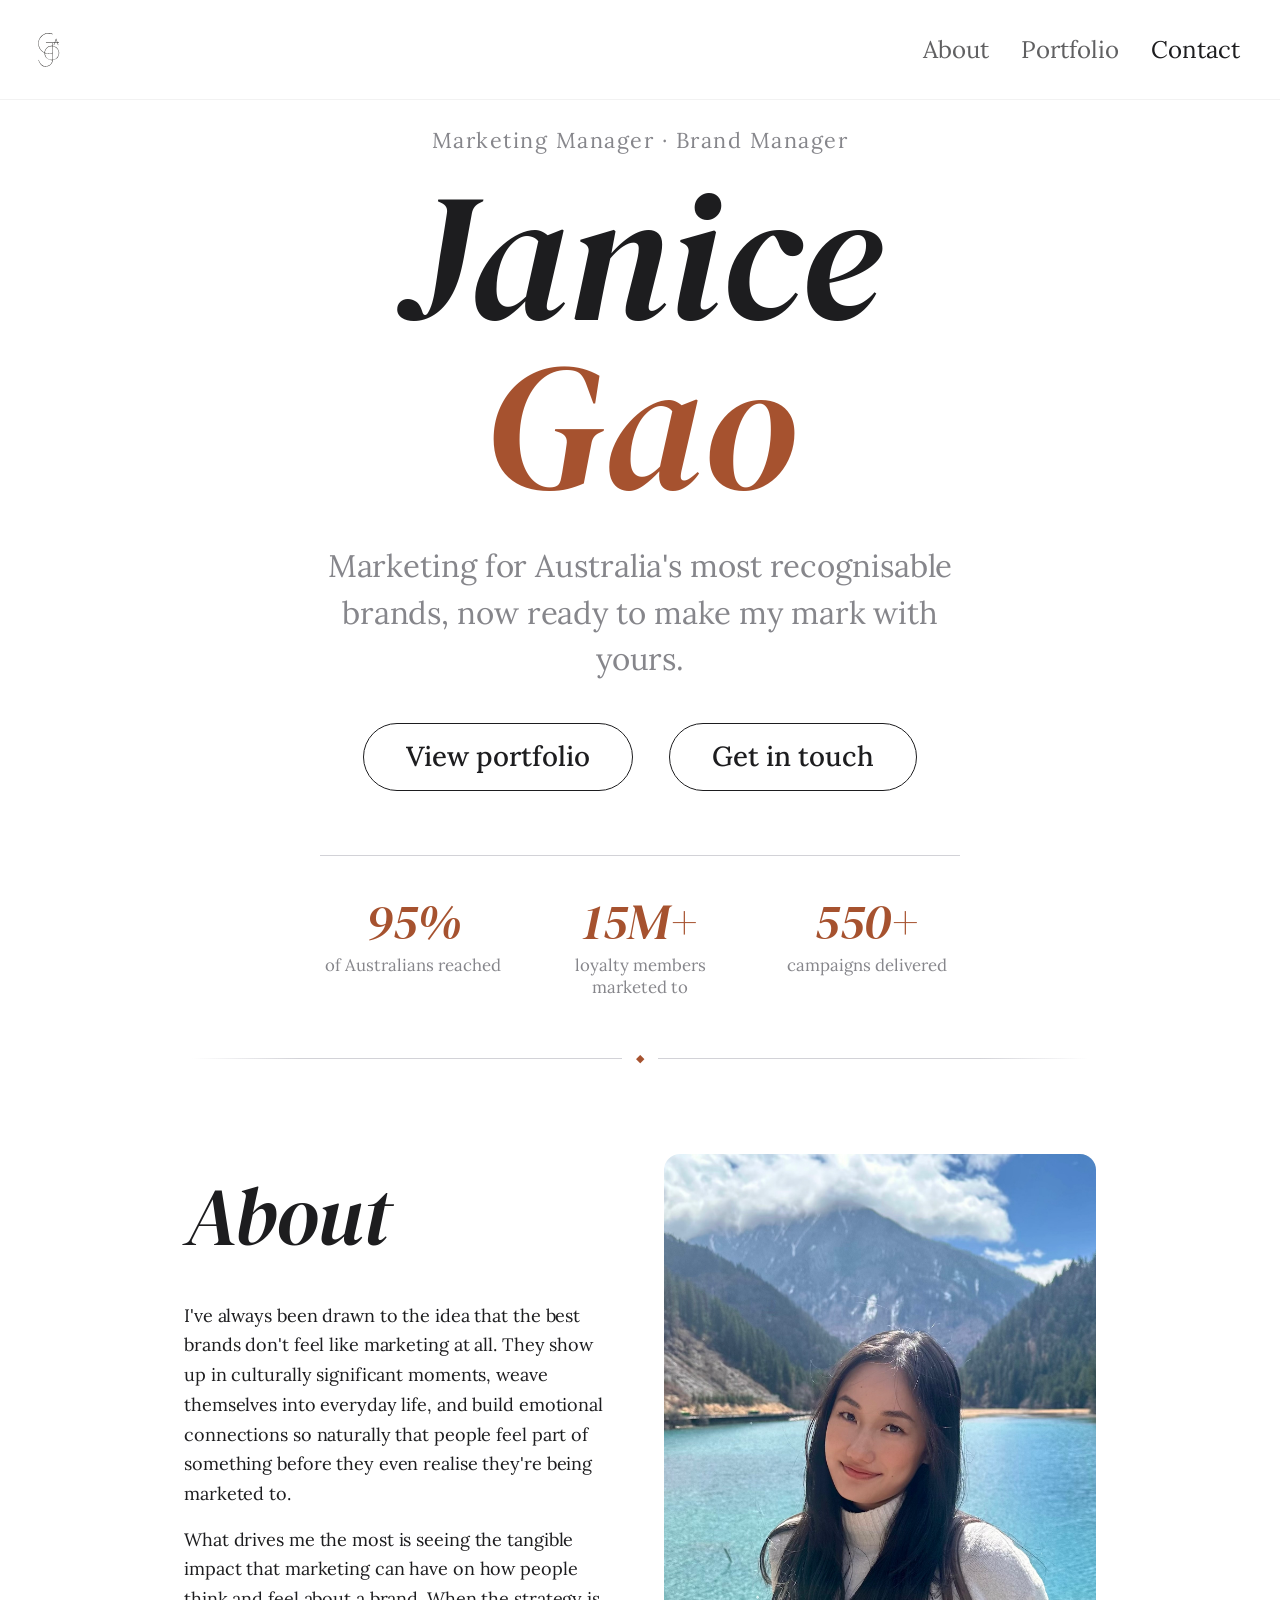
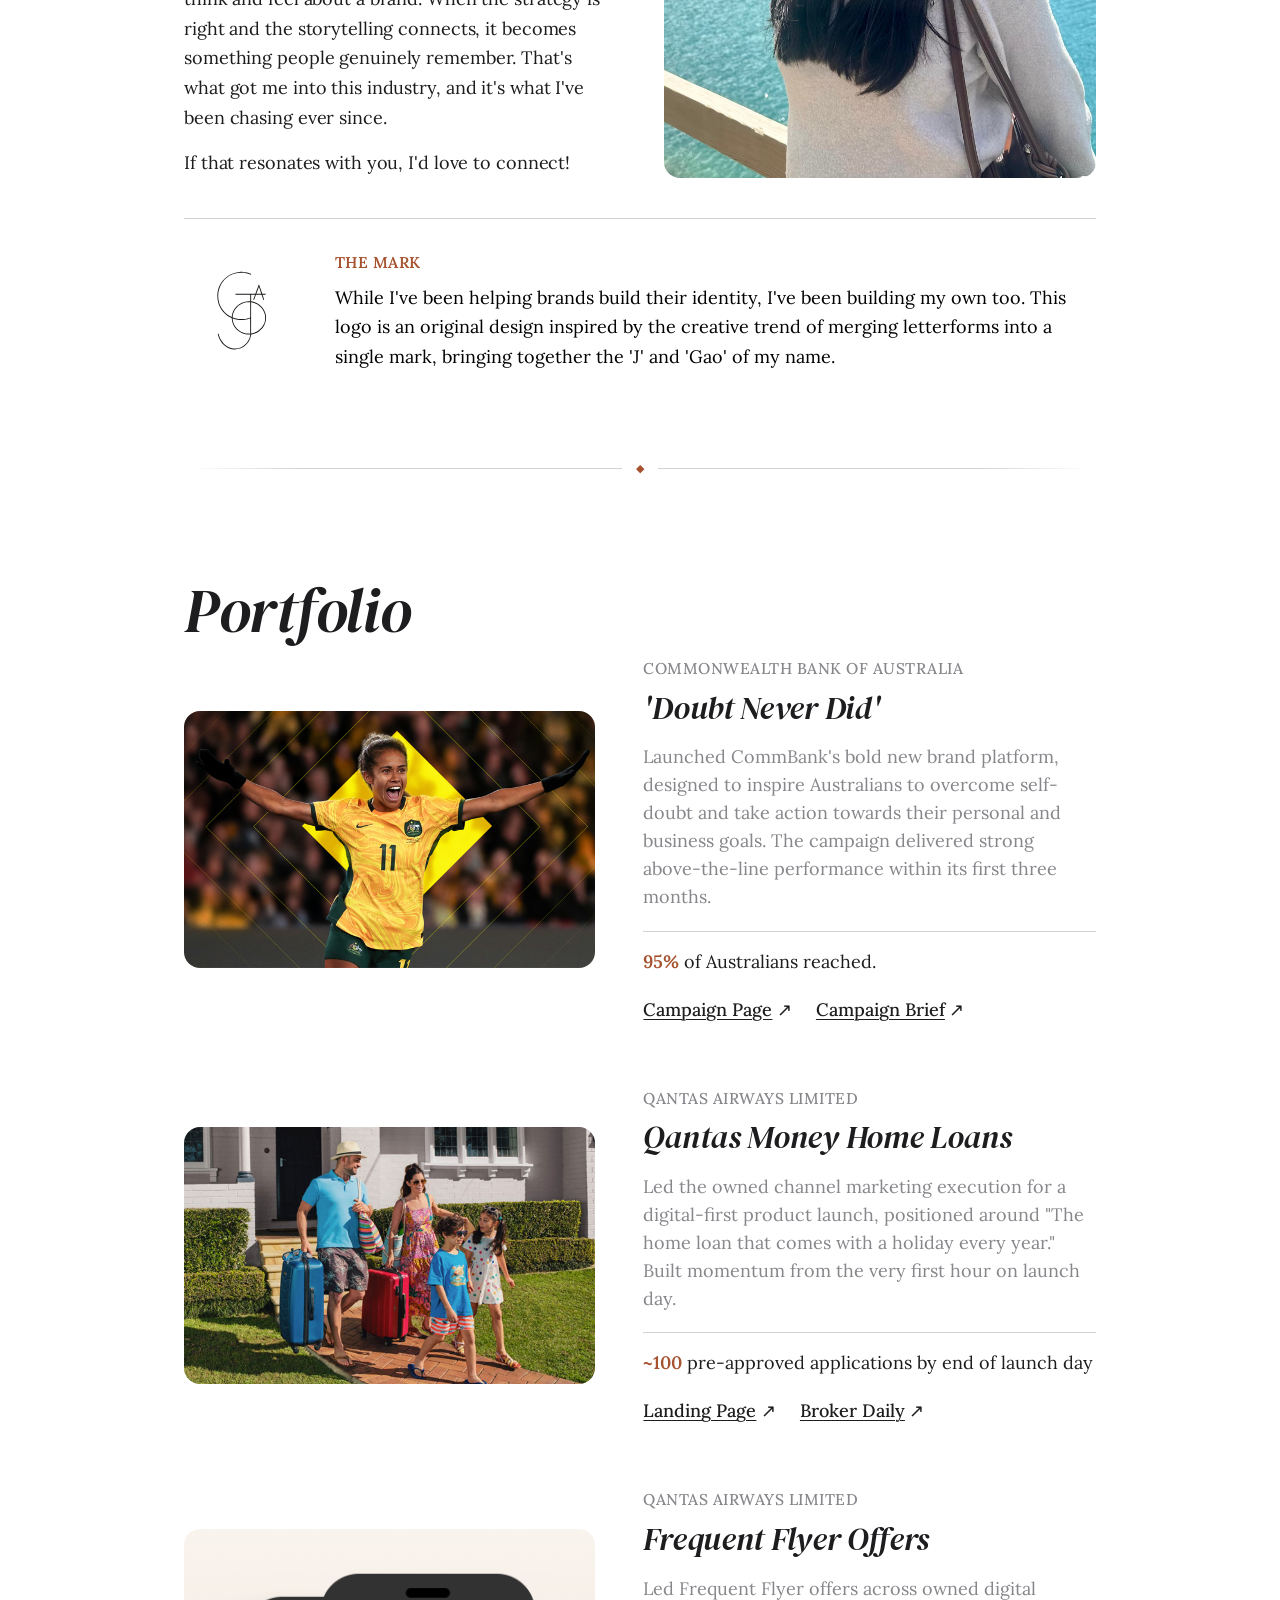
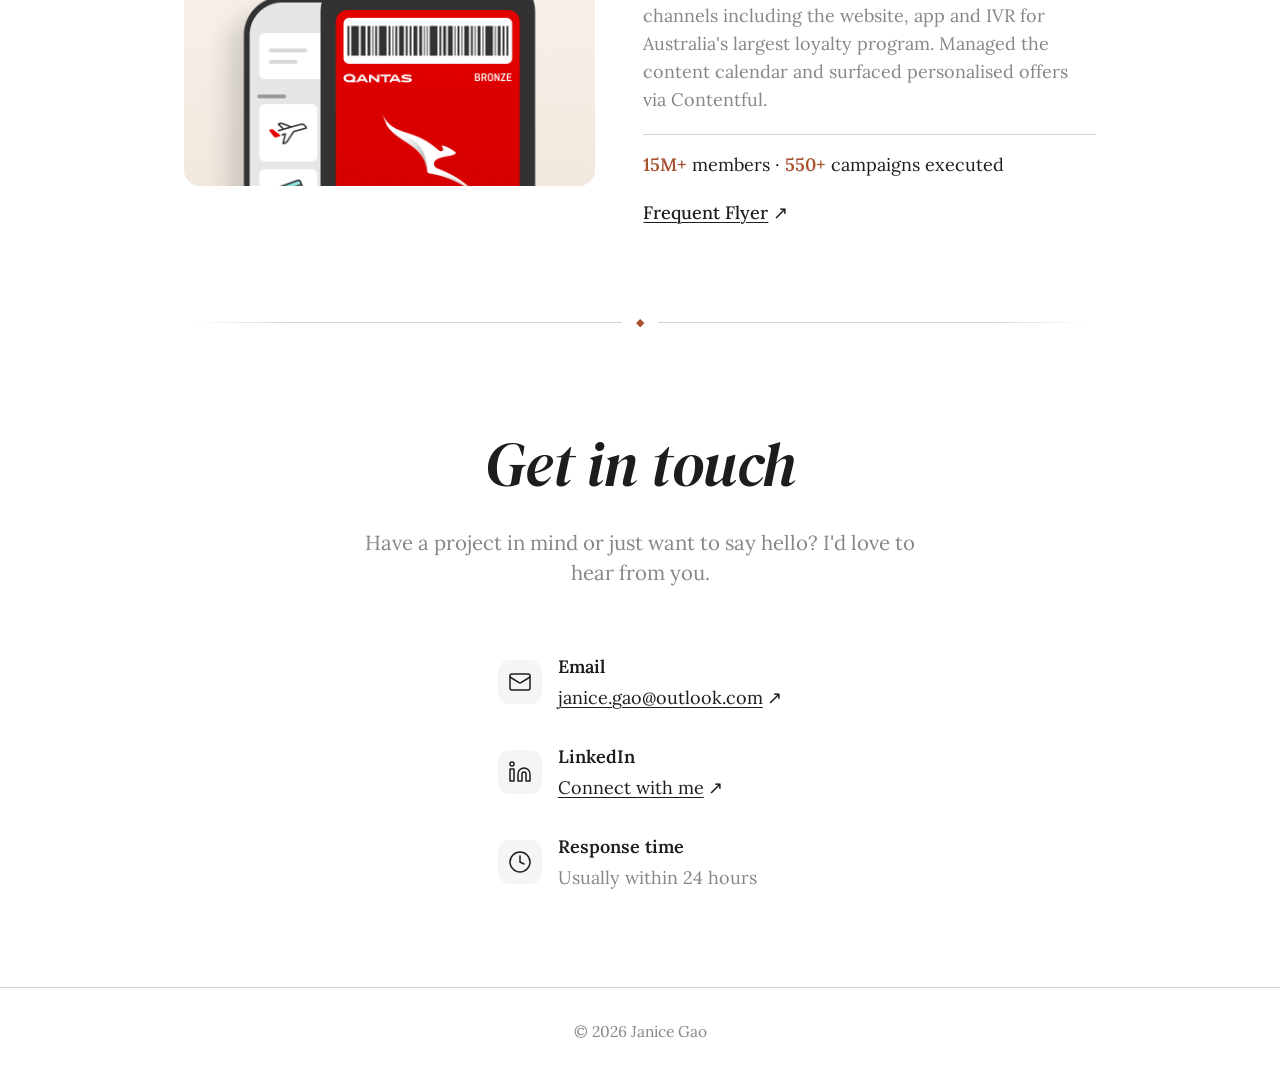
<file: index.html>
<!DOCTYPE html>
<html lang="en">
<head>
    <meta charset="UTF-8">
    <meta name="viewport" content="width=device-width, initial-scale=1.0">
    <title>Janice Gao</title>
    <link rel="icon" type="image/x-icon" href="assets/images/janice_logo.png">
    <link rel="stylesheet" href="css/style.css">
</head>
<body>
    <nav id="navbar">
        <a href="#home" class="nav-logo">
            <img src="assets/images/jg-monogram.svg" alt="JG" style="height: 52px; width: auto; display: block;">
        </a>
        <ul class="nav-links">
            <li><a href="#about">About</a></li>
            <li><a href="#portfolio">Portfolio</a></li>
            <li><a href="#contact">Contact</a></li>
        </ul>
        <button class="nav-toggle" aria-label="Toggle menu">
            <span></span>
            <span></span>
            <span></span>
        </button>
    </nav>

    <main id="app">
        <section id="home" class="hero-page">
            <div class="hero-content">
                <p class="hero-subtitle">Marketing Manager · Brand Manager</p>
                <h1 class="hero-name"><span>Janice</span><span class="hero-name-accent">Gao</span></h1>
                <p class="hero-description">Marketing for Australia's most recognisable brands, now ready to make my mark with yours.</p>
                <div class="hero-cta">
                    <a href="#portfolio" class="btn btn-outline">View portfolio</a>
                    <a href="#contact" class="btn btn-outline">Get in touch</a>
                </div>
                <ul class="hero-stats" aria-label="Career highlights">
                    <li>
                        <span class="hero-stat-num">95%</span>
                        <span class="hero-stat-label">of Australians reached</span>
                    </li>
                    <li>
                        <span class="hero-stat-num">15M+</span>
                        <span class="hero-stat-label">loyalty members marketed to</span>
                    </li>
                    <li>
                        <span class="hero-stat-num">550+</span>
                        <span class="hero-stat-label">campaigns delivered</span>
                    </li>
                </ul>
            </div>
        </section>

        <section id="about" class="page-content">
            <div class="container">
                <!-- Top row: text left, photo right -->
                <div class="about-top">
                    <div class="about-main">
                        <h1 class="page-title">About</h1>
                        <div class="about-text">
                            <p>I've always been drawn to the idea that the best brands don't feel like marketing at all. They show up in culturally significant moments, weave themselves into everyday life, and build emotional connections so naturally that people feel part of something before they even realise they're being marketed to.</p>
                            <p>What drives me the most is seeing the tangible impact that marketing can have on how people think and feel about a brand. When the strategy is right and the storytelling connects, it becomes something people genuinely remember. That's what got me into this industry, and it's what I've been chasing ever since.</p>
                            <p>If that resonates with you, I'd love to connect!</p>
                        </div>
                    </div>
                    <div class="about-photo">
                        <img src="assets/images/janice-headshot.jpeg" alt="Janice Gao">
                    </div>
                </div>

                <!-- Bottom row: logo left, story text right -->
                <div class="logo-story">
                    <div class="logo-story-image">
                        <img src="assets/images/jg-monogram.svg" alt="JG monogram logo">
                    </div>
                    <div class="logo-story-text">
                        <div>
                            <h3 class="logo-story-title">The mark</h3>
                            <p>While I've been helping brands build their identity, I've been building my own too. This logo is an original design inspired by the creative trend of merging letterforms into a single mark, bringing together the 'J' and 'Gao' of my name.</p>
                        </div>
                    </div>
                </div>

            </div>
        </section>

        <section id="portfolio" class="page-content">
            <div class="container">
                <h1 class="page-title">Portfolio</h1>
                <div class="portfolio-list">
                    <article class="portfolio-item">
                        <div class="portfolio-image" style="background: url('assets/images/doubt-never-did.jpg') center/cover no-repeat;"></div>
                        <div class="portfolio-details">
                            <span class="portfolio-company">Commonwealth Bank of Australia</span>
                            <h2>'Doubt Never Did'</h2>
                            <p>Launched CommBank's bold new brand platform, designed to inspire Australians to overcome self-doubt and take action towards their personal and business goals. The campaign delivered strong above-the-line performance within its first three months.</p>
                            <p class="portfolio-stat"><strong>95%</strong> of Australians reached.</p>
                            <div class="portfolio-links">
                                <a href="https://www.commbank.com.au/articles/newsroom/2025/07/CommBank-unveils-Doubt-Never-Did.html" target="_blank" rel="noopener">Campaign Page</a>
                                <a href="https://campaignbrief.com/inspiring-australians-share-stories-of-doubt-in-commbanks-latest-campaign-via-mc-saatchi/" target="_blank" rel="noopener">Campaign Brief</a>
                            </div>
                        </div>
                    </article>

                    <article class="portfolio-item">
                        <div class="portfolio-image" style="background: url('assets/images/qantas-money-home-loans.jpg') center/cover no-repeat;"></div>
                        <div class="portfolio-details">
                            <span class="portfolio-company">Qantas Airways Limited</span>
                            <h2>Qantas Money Home Loans</h2>
                            <p>Led the owned channel marketing execution for a digital-first product launch, positioned around "The home loan that comes with a holiday every year." Built momentum from the very first hour on launch day.</p>
                            <p class="portfolio-stat"><strong>~100</strong> pre-approved applications by end of launch day</p>
                            <div class="portfolio-links">
                                <a href="https://www.qantasmoney.com/home-loans" target="_blank" rel="noopener">Landing Page</a>
                                <a href="https://www.brokerdaily.au/lender/17650-home-loan-offering-takes-off-at-qantas" target="_blank" rel="noopener">Broker Daily</a>
                            </div>
                        </div>
                    </article>

                    <article class="portfolio-item">
                        <div class="portfolio-image" style="background: url('assets/images/frrequent-flyer.png') center/cover no-repeat;"></div>
                        <div class="portfolio-details">
                            <span class="portfolio-company">Qantas Airways Limited</span>
                            <h2>Frequent Flyer Offers</h2>
                            <p>Led Frequent Flyer offers across owned digital channels including the website, app and IVR for Australia's largest loyalty program. Managed the content calendar and surfaced personalised offers via Contentful.</p>
                            <p class="portfolio-stat"><strong>15M+</strong> members · <strong>550+</strong> campaigns executed</p>
                            <div class="portfolio-links">
                                <a href="https://www.qantas.com/au/en/frequent-flyer.html" target="_blank" rel="noopener">Frequent Flyer</a>
                            </div>
                        </div>
                    </article>
                </div>
            </div>
        </section>

        <section id="contact" class="page-content">
            <div class="container">
                <div class="contact-header">
                    <h1 class="page-title">Get in touch</h1>
                    <p class="contact-subtitle">Have a project in mind or just want to say hello? I'd love to hear from you.</p>
                </div>
                <div class="contact-layout">
                    <div class="contact-methods">
                        <div class="contact-method">
                            <div class="contact-method-icon">
                                <svg width="24" height="24" viewBox="0 0 24 24" fill="none" stroke="currentColor" stroke-width="1.5" stroke-linecap="round" stroke-linejoin="round"><rect x="2" y="4" width="20" height="16" rx="2"/><path d="m22 7-8.97 5.7a1.94 1.94 0 0 1-2.06 0L2 7"/></svg>
                            </div>
                            <div class="contact-method-info">
                                <h3>Email</h3>
                                <a href="mailto:janice.gao@outlook.com">janice.gao@outlook.com</a>
                            </div>
                        </div>
                        <div class="contact-method">
                            <div class="contact-method-icon">
                                <svg width="24" height="24" viewBox="0 0 24 24" fill="none" stroke="currentColor" stroke-width="1.5" stroke-linecap="round" stroke-linejoin="round"><path d="M16 8a6 6 0 0 1 6 6v7h-4v-7a2 2 0 0 0-4 0v7h-4v-7a6 6 0 0 1 6-6z"/><rect x="2" y="9" width="4" height="12"/><circle cx="4" cy="4" r="2"/></svg>
                            </div>
                            <div class="contact-method-info">
                                <h3>LinkedIn</h3>
                                <a href="https://www.linkedin.com/in/janice-gao-9715471b5/" target="_blank" rel="noopener">Connect with me</a>
                            </div>
                        </div>
                        <div class="contact-method">
                            <div class="contact-method-icon">
                                <svg width="24" height="24" viewBox="0 0 24 24" fill="none" stroke="currentColor" stroke-width="1.5" stroke-linecap="round" stroke-linejoin="round"><circle cx="12" cy="12" r="10"/><polyline points="12 6 12 12 16 14"/></svg>
                            </div>
                            <div class="contact-method-info">
                                <h3>Response time</h3>
                                <p>Usually within 24 hours</p>
                            </div>
                        </div>
                    </div>
                </div>
            </div>
        </section>
    </main>

    <footer>
        <div class="container">
            <p>&copy; 2026 Janice Gao</p>
        </div>
    </footer>

    <script src="js/main.js"></script>
</body>
</html>
</file>
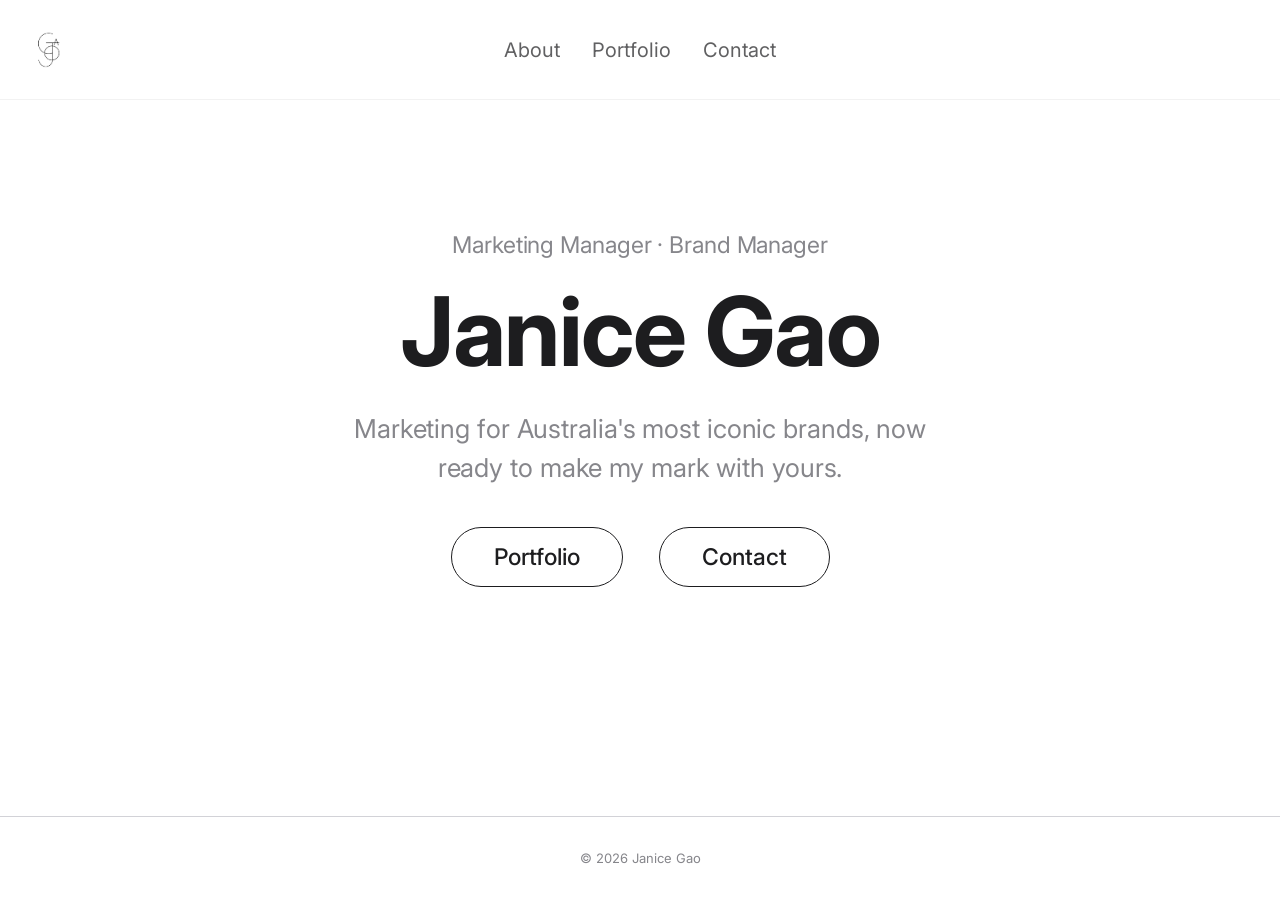
<file: portfolio/index.html>
<!DOCTYPE html>
<html lang="en">
<head>
    <meta charset="UTF-8">
    <meta name="viewport" content="width=device-width, initial-scale=1.0">
    <title>Janice Gao</title>
    <link rel="icon" type="image/x-icon" href="assets/images/janice_logo.png">
    <link rel="stylesheet" href="css/style.css">

</head>
<body>
    <nav id="navbar">
        <a href="#home" class="nav-logo" data-route="home">
            <img src="assets/images/janice_logo.png" alt="JG" style="height: 52px; width: auto; display: block;">
        </a>
        <ul class="nav-links">
            <li><a href="#about" data-route="about">About</a></li>
            <li><a href="#portfolio" data-route="portfolio">Portfolio</a></li>
            <li><a href="#contact" data-route="contact">Contact</a></li>
        </ul>
        <button class="nav-toggle" aria-label="Toggle menu">
            <span></span>
            <span></span>
            <span></span>
        </button>
    </nav>

    <main id="app">
        <section id="home" class="route hero-page">
            <div class="hero-content">
                <p class="hero-subtitle">Marketing Manager · Brand Manager</p>
                <h1>Janice Gao</h1>
                <p class="hero-description">Marketing for Australia's most iconic brands, now ready to make my mark with yours.</p>
                <div class="hero-cta">
                <a href="#portfolio" class="btn btn-outline" data-route="portfolio">Portfolio</a>
                <a href="#contact" class="btn btn-outline" data-route="contact">Contact</a>
            </div>
            </div>
        </section>

        <section id="about" class="route page-content">
            <div class="container">
                <!-- Top row: text left, photo right -->
                <div class="about-top">
                    <div class="about-main">
                        <h1 class="page-title">About</h1>
                        <div class="about-text">
                            <p>I've always been drawn to the idea that the best brands don't feel like marketing at all. They show up in culturally significant moments, weave themselves into everyday life, and build emotional connections so naturally that people feel part of something before they even realise they're being marketed to.</p>
                            <p>I'm a marketer with experience across some of Australia's most iconic brands, including Commonwealth Bank and Qantas. I've launched campaigns that reached more than 95% of Australians, owned brand governance across 15+ agency partners, and leveraged customer insights to uplift marketing metrics and drive brand equity.</p>
                            <p>What drives me most is seeing the tangible impact that marketing can have on how people think and feel about a brand. When the strategy is right and the storytelling connects, marketing stops feeling like marketing and starts becoming something people genuinely remember. That's what got me into this industry, and it's what I've been chasing ever since.</p>
                            <p>If that resonates with you, I'd love to connect.</p>
                        </div>
                    </div>
                    <div class="about-photo">
                        <img src="assets/images/janice-headshot.jpeg" alt="Janice Gao">
                    </div>
                </div>

                <!-- Bottom row: logo left, story text right -->
                <div class="logo-story">
                    <div class="logo-story-image">
                        <img src="assets/images/janice_logo.png" alt="JG monogram logo">
                    </div>
                    <div class="logo-story-text">
                        <p>While I've been helping brands build their identity, I've been building my own too. This logo is an original design inspired by the creative trend of merging letterforms into a single mark, bringing together the 'J' and 'Gao' of my name.</p>
                    </div>
                </div>

            </div>
        </section>

        <section id="portfolio" class="route page-content">
            <div class="container">
                <h1 class="page-title">Portfolio</h1>
                <div class="portfolio-list">
                    <article class="portfolio-item">
                        <div class="portfolio-image" style="background: url('assets/images/doubt-never-did.jpg') center/cover no-repeat;"></div>
                        <div class="portfolio-details">
                            <span class="portfolio-company">Commonwealth Bank of Australia</span>
                            <h2>'Doubt Never Did' — Brand Platform</h2>
                            <p>Launched CommBank's new and bold brand platform designed to inspire Australians to overcome self-doubt and take action. The campaign delivered strong above-the-line performance within its first 3 months, reaching more than 95% of Australians an average of 11 times.</p>
                            <div class="portfolio-links">
                                <a href="https://www.commbank.com.au/brighter/doubt-never-did.html" target="_blank" rel="noopener">Campaign Page</a>
                                <a href="https://campaignbrief.com/inspiring-australians-share-stories-of-doubt-in-commbanks-latest-campaign-via-mc-saatchi/" target="_blank" rel="noopener">Campaign Brief</a>
                            </div>
                        </div>
                    </article>

                    <article class="portfolio-item">
                        <div class="portfolio-image" style="background: url('assets/images/qantas-money-home-loans.jpg') center/cover no-repeat;"></div>
                        <div class="portfolio-details">
                            <span class="portfolio-company">Qantas Airways Limited</span>
                            <h2>Qantas Money Home Loans</h2>
                            <p>Led the owned channel marketing execution for a digital-first product launch positioned around "The home loan that comes with a holiday every year." Within the first hour, Qantas Money Home Loans generated approximately 10 pre-approved applications, growing to around 100 by end of launch day.</p>
                            <div class="portfolio-links">
                                <a href="https://www.qantasmoney.com/home-loans" target="_blank" rel="noopener">Landing Page</a>
                                <a href="https://www.brokerdaily.au/lender/17650-home-loan-offering-takes-off-at-qantas" target="_blank" rel="noopener">Broker Daily</a>
                            </div>
                        </div>
                    </article>

                    <article class="portfolio-item">
                        <div class="portfolio-image" style="background: url('assets/images/frrequent-flyer.png') center/cover no-repeat;"></div>
                        <div class="portfolio-details">
                            <span class="portfolio-company">Qantas Airways Limited</span>
                            <h2>Frequent Flyer Website and Offers</h2>
                            <p>Led marketing across all Frequent Flyer and Qantas Loyalty owned digital channels for Australia's largest loyalty program with 15m+ members. Managed the content calendar and executed 550+ campaigns and surfaced with personalised offers via Contentful.</p>
                            <div class="portfolio-links">
                                <a href="https://www.qantas.com/au/en/frequent-flyer.html" target="_blank" rel="noopener">Frequent Flyer</a>
                            </div>
                        </div>
                    </article>
                </div>
            </div>
        </section>

        <section id="contact" class="route page-content">
            <div class="container">
                <div class="contact-header">
                    <h1 class="page-title">Get in touch</h1>
                    <p class="contact-subtitle">Have a project in mind or just want to say hello? I'd love to hear from you.</p>
                </div>
                <div class="contact-layout">
                    <div class="contact-methods">
                        <div class="contact-method">
                            <div class="contact-method-icon">
                                <svg width="24" height="24" viewBox="0 0 24 24" fill="none" stroke="currentColor" stroke-width="1.5" stroke-linecap="round" stroke-linejoin="round"><rect x="2" y="4" width="20" height="16" rx="2"/><path d="m22 7-8.97 5.7a1.94 1.94 0 0 1-2.06 0L2 7"/></svg>
                            </div>
                            <div class="contact-method-info">
                                <h3>Email</h3>
                                <a href="mailto:janice.gao@outlook.com">janice.gao@outlook.com</a>
                            </div>
                        </div>
                        <div class="contact-method">
                            <div class="contact-method-icon">
                                <svg width="24" height="24" viewBox="0 0 24 24" fill="none" stroke="currentColor" stroke-width="1.5" stroke-linecap="round" stroke-linejoin="round"><path d="M16 8a6 6 0 0 1 6 6v7h-4v-7a2 2 0 0 0-4 0v7h-4v-7a6 6 0 0 1 6-6z"/><rect x="2" y="9" width="4" height="12"/><circle cx="4" cy="4" r="2"/></svg>
                            </div>
                            <div class="contact-method-info">
                                <h3>LinkedIn</h3>
                                <a href="https://www.linkedin.com/in/janice-gao-9715471b5/" target="_blank" rel="noopener">Connect with me</a>
                            </div>
                        </div>
                        <div class="contact-method">
                            <div class="contact-method-icon">
                                <svg width="24" height="24" viewBox="0 0 24 24" fill="none" stroke="currentColor" stroke-width="1.5" stroke-linecap="round" stroke-linejoin="round"><circle cx="12" cy="12" r="10"/><polyline points="12 6 12 12 16 14"/></svg>
                            </div>
                            <div class="contact-method-info">
                                <h3>Response time</h3>
                                <p>Usually within 24 hours</p>
                            </div>
                        </div>
                    </div>
                </div>
            </div>
        </section>
    </main>

    <footer>
        <div class="container">
            <p>&copy; 2026 Janice Gao</p>
        </div>
    </footer>

    <script src="js/main.js"></script>
</body>
</html>
</file>
<file: css/style.css>
@import url('https://fonts.googleapis.com/css2?family=DM+Serif+Display:ital@0;1&family=Lora:ital,wght@0,400..700;1,400..700&display=swap');

*, *::before, *::after {
    margin: 0;
    padding: 0;
    box-sizing: border-box;
}

:root {
    --color-bg: #ffffff;
    --color-text: #1d1d1f;
    --color-text-secondary: #86868b;
    --color-accent: #a6522f;
    --color-accent-hover: #8a4326;
    --color-brown: #a6522f;
    --color-border: #d2d2d7;
    --font-primary: 'Lora', Georgia, 'Times New Roman', serif;
    --font-serif: 'DM Serif Display', Georgia, 'Times New Roman', serif;
    --max-width: 960px;
    --nav-height: 100px;
}

html {
    scroll-behavior: smooth;
}

body {
    font-family: var(--font-primary);
    color: var(--color-text);
    background: var(--color-bg);
    line-height: 1.5;
    -webkit-font-smoothing: antialiased;
    -moz-osx-font-smoothing: grayscale;
    min-height: 100vh;
    display: flex;
    flex-direction: column;
}

/* Offset anchored sections so they clear the fixed nav */
section[id] {
    scroll-margin-top: var(--nav-height);
}

a {
    color: var(--color-accent);
    text-decoration: none;
    transition: color 0.2s ease;
}

a:hover {
    color: var(--color-accent-hover);
}

.container {
    max-width: var(--max-width);
    margin: 0 auto;
    padding: 0 24px;
    width: 100%;
}

/* Navigation */
nav {
    position: fixed;
    top: 0;
    left: 0;
    right: 0;
    height: var(--nav-height);
    background: rgba(255, 255, 255, 0.8);
    backdrop-filter: saturate(180%) blur(20px);
    -webkit-backdrop-filter: saturate(180%) blur(20px);
    z-index: 1000;
    display: flex;
    align-items: center;
    justify-content: flex-end;
    border-bottom: 1px solid rgba(0, 0, 0, 0.05);
}

.nav-logo {
    position: absolute;
    left: 24px;
    display: flex;
    align-items: center;
}
.nav-links {
    display: flex;
    list-style: none;
    gap: 32px;
    margin-right: 40px;
}

.nav-links a {
    color: var(--color-text);
    font-size: 24px;
    font-weight: 400;
    opacity: 0.7;
    transition: opacity 0.2s ease;
}

.nav-links a:hover,
.nav-links a.active {
    opacity: 1;
    color: var(--color-text);
}

.nav-toggle {
    display: none;
    flex-direction: column;
    gap: 5px;
    background: none;
    border: none;
    cursor: pointer;
    padding: 8px;
    position: absolute;
    right: 16px;
}

.nav-toggle span {
    display: block;
    width: 18px;
    height: 1.5px;
    background: var(--color-text);
    transition: all 0.3s ease;
}

#app {
    flex: 1;
    display: flex;
    flex-direction: column;
    position: relative;
}

/* Hero Page */
.hero-page {
    min-height: 100vh;
    display: flex;
    align-items: center;
    justify-content: center;
    text-align: center;
    padding: calc(var(--nav-height) + 24px) 24px 60px;
}

.hero-content {
    max-width: 640px;
}

.hero-subtitle {
    font-size: 21.6px;
    color: var(--color-text-secondary);
    margin-bottom: 16px;
    letter-spacing: 1.5px;
}

.hero-content h1 {
    font-family: var(--font-serif);
    font-style: italic;
    font-size: clamp(91.2px, 18.6vw, 180px);
    font-weight: 400;
    letter-spacing: 0;
    line-height: 0.94;
    margin-bottom: 32px;
}

.hero-content h1 span {
    display: block;
}

.hero-name-accent {
    color: var(--color-brown);
}

.hero-description {
    font-size: 31.2px;
    font-weight: 400;
    color: var(--color-text-secondary);
    line-height: 1.5;
    margin-bottom: 40px;
    letter-spacing: -0.1px;
}

.hero-cta {
    display: flex;
    gap: 36px;
    justify-content: center;
    flex-wrap: wrap;
}

/* Hero stat row — all stats sit on one horizontal line */
.hero-stats {
    list-style: none;
    display: flex;
    justify-content: center;
    align-items: flex-start;
    flex-wrap: nowrap;
    gap: 40px;
    margin-top: 64px;
    padding-top: 40px;
    border-top: 1px solid var(--color-border);
}

/* Each stat stacks its number over its label, centered */
.hero-stats li {
    display: flex;
    flex-direction: column;
    align-items: center;
    text-align: center;
    flex: 1;
}

.hero-stat-num {
    font-family: var(--font-serif);
    font-style: italic;
    font-size: clamp(30px, 4vw, 52.8px);
    font-weight: 400;
    letter-spacing: -0.5px;
    line-height: 1;
    color: var(--color-brown);
}

.hero-stat-label {
    font-size: 16.8px;
    color: var(--color-text-secondary);
    margin-top: 8px;
    line-height: 1.3;
}

.btn {
    display: inline-flex;
    align-items: center;
    justify-content: center;
    padding: 12px 42px;
    border-radius: 980px;
    font-size: 27.6px;
    font-weight: 500;
    text-decoration: none;
    transition: all 0.2s ease;
    cursor: pointer;
}

.btn-filled {
    background: #86868b;
    color: #fff;
    border: 1px solid #86868b;
}

.btn-filled:hover {
    background: #6e6e73;
    border-color: #6e6e73;
    color: #fff;
}

.btn-outline {
    background: transparent;
    color: var(--color-text);
    border: 1px solid var(--color-text);
}

.btn-outline:hover {
    background: var(--color-text);
    color: #fff;
}

/* Page Content */
.page-content {
    padding: 96px 0;
    position: relative;
}

/* Classic section divider: a hairline that fades toward the edges,
   broken in the centre by a small diamond ornament. */
.page-content::before {
    content: "";
    position: absolute;
    top: 0;
    left: 50%;
    transform: translateX(-50%);
    width: 70%;
    height: 1px;
    background: linear-gradient(
        to right,
        transparent,
        var(--color-border) 12%,
        var(--color-border) 88%,
        transparent
    );
}

.page-content::after {
    content: "\25C6"; /* ◆ */
    position: absolute;
    top: 0;
    left: 50%;
    transform: translate(-50%, -50%);
    padding: 0 14px;
    background: var(--color-bg);
    color: var(--color-brown);
    font-size: 11px;
    line-height: 1;
}

.page-title {
    font-family: var(--font-serif);
    font-style: italic;
    font-size: clamp(40.8px, 6vw, 62.4px);
    font-weight: 400;
    letter-spacing: -0.5px;
    margin-bottom: 48px;
}

/* ─── About Page ───────────────────────────────────────────── */

/* Top row: text left, photo right — equal columns, matched height */
.about-top {
    display: grid;
    grid-template-columns: 1fr 1fr;
    gap: 48px;
    align-items: stretch;
    margin-bottom: 40px;
}

.about-main {
    display: flex;
    flex-direction: column;
}

#about .page-title {
    font-size: clamp(81.6px, 4.8vw, 48px);
    letter-spacing: -1px;
    margin-bottom: 24px;
}

.about-text p {
    font-size: 18px;
    line-height: 1.65;
    color: var(--color-text);
    margin-bottom: 16px;
    letter-spacing: -0.1px;
}

.about-text p:last-child {
    margin-bottom: 0;
}

/* Photo stretches to match text column height */
.about-photo {
    display: flex;
}

.about-photo img {
    width: 100%;
    height: 100%;
    object-fit: cover;
    border-radius: 16px;
    display: block;
}

/* Bottom row: logo left, story text right — logo height matches text */
.logo-story {
    display: grid;
    grid-template-columns: auto 1fr;
    gap: 32px;
    align-items: stretch;
    padding-top: 32px;
    border-top: 1px solid var(--color-border);
}

.logo-story-image {
    display: flex;
    align-items: center;
    justify-content: center;
}

.logo-story-image img {
    height: 100%;
    max-height: 120px;
    width: auto;
    object-fit: contain;
    display: block;
}

.logo-story-text {
    display: flex;
    align-items: center;
}

.logo-story-title {
    font-size: 15.6px;
    font-weight: 600;
    text-transform: uppercase;
    letter-spacing: 0.5px;
    color: var(--color-brown);
    margin-bottom: 8px;
}

.logo-story-text p {
    font-size: 18px;
    color: black;
    line-height: 1.65;
    margin: 0;
}

/* ─── Portfolio ────────────────────────────────────────────── */
#portfolio .page-title {
    margin-bottom: 0px;
}

.portfolio-list {
    display: flex;
    flex-direction: column;
    gap: 64px;
}

.portfolio-item {
    display: grid;
    grid-template-columns: 1fr 1.1fr;
    gap: 48px;
    align-items: center;
}

.portfolio-image {
    aspect-ratio: 16 / 10;
    border-radius: 16px;
    display: flex;
    align-items: center;
    justify-content: center;
}

.portfolio-image-label {
    color: rgba(255, 255, 255, 0.9);
    font-size: 24px;
    font-weight: 600;
    letter-spacing: -0.3px;
}

.portfolio-company {
    display: block;
    font-size: 15.6px;
    font-weight: 500;
    color: var(--color-text-secondary);
    text-transform: uppercase;
    letter-spacing: 0.5px;
}

.portfolio-details h2 {
    font-family: var(--font-serif);
    font-style: italic;
    font-size: 32.4px;
    font-weight: 400;
    letter-spacing: -0.3px;
    margin: 8px 0 16px;
    line-height: 1.2;
}

.portfolio-details p {
    font-size: 18px;
    color: var(--color-text-secondary);
    line-height: 1.55;
    margin-bottom: 20px;
}

/* Highlighted stat callout */
.portfolio-stat {
    font-size: 18px;
    color: var(--color-text) !important;
    line-height: 1.55;
    padding-top: 16px;
    border-top: 1px solid var(--color-border);
}

.portfolio-stat strong {
    color: var(--color-accent);
    font-weight: 600;
}

.portfolio-links {
    display: flex;
    gap: 24px;
    flex-wrap: wrap;
}

.portfolio-links a {
    font-size: 18px;
    font-weight: 500;
    color: var(--color-text);
    text-decoration: underline;
    text-underline-offset: 3px;
    text-decoration-thickness: 1px;
}

.portfolio-links a:hover {
    color: var(--color-brown);
}

/* Top-right arrow on every underlined hyperlink */
.portfolio-links a::after,
.contact-method-info a::after {
    content: "\2197";
    display: inline-block;
    margin-left: 0.25em;
    text-decoration: none;
    transition: transform 0.2s ease;
}

.portfolio-links a:hover::after,
.contact-method-info a:hover::after {
    transform: translate(2px, -2px);
}

/* ─── Contact ──────────────────────────────────────────────── */

.contact-header {
    text-align: center;
    max-width: 560px;
    margin: 0 auto 64px;
}

.contact-header .page-title {
    margin-bottom: 16px;
}

.contact-subtitle {
    font-size: 20.4px;
    color: var(--color-text-secondary);
    line-height: 1.5;
}

.contact-layout {
    display: flex;
    flex-direction: column;
    align-items: center;
    margin: 0 auto;
}

.contact-methods {
    display: flex;
    flex-direction: column;
    gap: 32px;
    width: fit-content;
    margin: 0 auto;
}

.contact-method {
    display: flex;
    gap: 16px;
    align-items: center;
}

.contact-method-info {
    text-align: left;
}

.contact-method-icon {
    width: 44px;
    height: 44px;
    border-radius: 12px;
    background: #f5f5f7;
    display: flex;
    align-items: center;
    justify-content: center;
    color: var(--color-text);
    flex-shrink: 0;
}

.contact-method-info h3 {
    font-size: 18px;
    font-weight: 600;
    margin-bottom: 4px;
}

.contact-method-info a,
.contact-method-info p {
    font-size: 18px;
    color: var(--color-text-secondary);
}

.contact-method-info a {
    color: var(--color-text);
    text-decoration: underline;
    text-underline-offset: 3px;
    text-decoration-thickness: 1px;
}

.contact-method-info a:hover {
    color: var(--color-brown);
}

/* ─── Footer ───────────────────────────────────────────────── */

footer {
    padding: 32px 0;
    border-top: 1px solid var(--color-border);
    text-align: center;
    margin-top: auto;
}

footer p {
    font-size: 15.6px;
    color: var(--color-text-secondary);
}

/* ─── Responsive ───────────────────────────────────────────── */

@media (max-width: 768px) {
    .nav-links {
        position: absolute;
        top: var(--nav-height);
        left: 0;
        right: 0;
        margin: 0;
        background: rgba(255, 255, 255, 0.95);
        backdrop-filter: blur(20px);
        -webkit-backdrop-filter: blur(20px);
        flex-direction: column;
        padding: 0 24px;
        gap: 0;
        border-bottom: 1px solid rgba(0, 0, 0, 0.05);
        max-height: 0;
        overflow: hidden;
        opacity: 0;
        transition: max-height 0.35s cubic-bezier(0.4, 0, 0.2, 1),
                    padding 0.35s cubic-bezier(0.4, 0, 0.2, 1),
                    opacity 0.25s ease;
        display: flex;
    }

    .nav-links.active {
        max-height: 400px;
        padding: 16px 24px;
        gap: 16px;
        opacity: 1;
    }

    .nav-links a {
        opacity: 0;
        transform: translateY(-6px);
        transition: opacity 0.25s ease, transform 0.25s ease;
    }

    .nav-links.active a {
        opacity: 0.7;
        transform: translateY(0);
    }

    .nav-links.active a:hover,
    .nav-links.active a.active {
        opacity: 1;
        color: var(--color-text);
    }

    .nav-links.active li:nth-child(1) a { transition-delay: 0.05s; }
    .nav-links.active li:nth-child(2) a { transition-delay: 0.1s; }
    .nav-links.active li:nth-child(3) a { transition-delay: 0.15s; }

    .nav-toggle {
        display: flex;
    }

    /* Buttons are sized for desktop; scale them down for mobile */
    .btn {
        font-size: 18px;
        padding: 13px 32px;
    }

    .hero-stats {
        gap: 20px 40px;
        margin-top: 48px;
        padding-top: 32px;
    }

    .about-top {
        grid-template-columns: 1fr;
        gap: 32px;
    }

    .about-photo img {
        height: 300px;
        width: 100%;
    }

    /* Stack the monogram above its caption so it doesn't float
       in a narrow column with dead space around it */
    .logo-story {
        grid-template-columns: 1fr;
        gap: 24px;
        align-items: start;
    }

    .logo-story-image {
        justify-content: flex-start;
    }

    .logo-story-image img {
        height: auto;
        max-height: 80px;
    }

    .contact-layout {
        grid-template-columns: 1fr;
        gap: 48px;
    }

    .portfolio-item {
        grid-template-columns: 1fr;
        gap: 24px;
    }

    .page-content {
        padding: 64px 0;
    }

    .page-title {
        margin-bottom: 32px;
    }

    /* Give the Portfolio title a little breathing room above the list on mobile */
    #portfolio .page-title {
        margin-bottom: 16px;
    }
}

@media (max-width: 480px) {
    .hero-content h1 {
        /* Scale with the viewport so the name stays large on phones */
        font-size: clamp(64px, 22vw, 96px);
    }

    .hero-description {
        font-size: 18px;
    }

    .hero-stat-num {
        font-size: clamp(28px, 8vw, 40px);
    }
}
</file>
<file: portfolio/css/style.css>
@import url('https://fonts.googleapis.com/css2?family=Inter:wght@400;500;600;700&display=swap');

*, *::before, *::after {
    margin: 0;
    padding: 0;
    box-sizing: border-box;
}

:root {
    --color-bg: #ffffff;
    --color-text: #1d1d1f;
    --color-text-secondary: #86868b;
    --color-accent: #0071e3;
    --color-accent-hover: #0077ed;
    --color-border: #d2d2d7;
    --font-primary: 'Inter', -apple-system, BlinkMacSystemFont, sans-serif;
    --max-width: 960px;
    --nav-height: 100px;
}

html {
    scroll-behavior: smooth;
}

body {
    font-family: var(--font-primary);
    color: var(--color-text);
    background: var(--color-bg);
    line-height: 1.5;
    -webkit-font-smoothing: antialiased;
    -moz-osx-font-smoothing: grayscale;
    min-height: 100vh;
    display: flex;
    flex-direction: column;
}

a {
    color: var(--color-accent);
    text-decoration: none;
    transition: color 0.2s ease;
}

a:hover {
    color: var(--color-accent-hover);
}

.container {
    max-width: var(--max-width);
    margin: 0 auto;
    padding: 0 24px;
    width: 100%;
}

/* Navigation */
nav {
    position: fixed;
    top: 0;
    left: 0;
    right: 0;
    height: var(--nav-height);
    background: rgba(255, 255, 255, 0.8);
    backdrop-filter: saturate(180%) blur(20px);
    -webkit-backdrop-filter: saturate(180%) blur(20px);
    z-index: 1000;
    display: flex;
    align-items: center;
    justify-content: center;
    border-bottom: 1px solid rgba(0, 0, 0, 0.05);
}

.nav-logo {
    position: absolute;
    left: 24px;
    display: flex;
    align-items: center;
}
.nav-links {
    display: flex;
    list-style: none;
    gap: 32px;
    margin: 0 auto;
}

.nav-links a {
    color: var(--color-text);
    font-size: 20px;
    font-weight: 400;
    opacity: 0.7;
    transition: opacity 0.2s ease;
}

.nav-links a:hover,
.nav-links a.active {
    opacity: 1;
    color: var(--color-text);
}

.nav-toggle {
    display: none;
    flex-direction: column;
    gap: 5px;
    background: none;
    border: none;
    cursor: pointer;
    padding: 8px;
    position: absolute;
    right: 16px;
}

.nav-toggle span {
    display: block;
    width: 18px;
    height: 1.5px;
    background: var(--color-text);
    transition: all 0.3s ease;
}

#app {
    flex: 1;
    display: flex;
    flex-direction: column;
    position: relative;
    overflow: hidden;
}

/* Routes */
.route {
    position: absolute;
    top: 0;
    left: 0;
    right: 0;
    bottom: 0;
    opacity: 0;
    visibility: hidden;
    transform: translateY(8px);
    transition: opacity 0.4s cubic-bezier(0.4, 0, 0.2, 1),
                transform 0.4s cubic-bezier(0.4, 0, 0.2, 1),
                visibility 0.4s;
    overflow-y: auto;
    -webkit-overflow-scrolling: touch;
}

.route.active {
    visibility: visible;
    opacity: 1;
    transform: translateY(0);
    position: relative;
}

.route.exiting {
    opacity: 0;
    transform: translateY(-8px);
}

/* Hero Page */
.hero-page {
    flex: 1;
    display: none;
    align-items: center;
    justify-content: center;
    text-align: center;
    padding: 24px;
    height: 100%;
}

.hero-page.active {
    display: flex;
}

.hero-content {
    max-width: 600px;
}

.hero-subtitle {
    font-size: 23px;
    font-weight: 400;
    color: var(--color-text-secondary);
    margin-bottom: 16px;
    letter-spacing: -0.1px;
}

.hero-content h1 {
    font-size: clamp(60px, 10.5vw, 96px);
    font-weight: 700;
    letter-spacing: -1.5px;
    line-height: 1.1;
    margin-bottom: 24px;
}

.hero-description {
    font-size: 26px;
    font-weight: 400;
    color: var(--color-text-secondary);
    line-height: 1.5;
    margin-bottom: 40px;
    letter-spacing: -0.1px;
}

.hero-cta {
    display: flex;
    gap: 36px;
    justify-content: center;
    flex-wrap: wrap;
}

.btn {
    display: inline-flex;
    align-items: center;
    justify-content: center;
    padding: 12px 42px;
    border-radius: 980px;
    font-size: 23px;
    font-weight: 500;
    text-decoration: none;
    transition: all 0.2s ease;
    cursor: pointer;
}

.btn-filled {
    background: #86868b;
    color: #fff;
    border: 1px solid #86868b;
}

.btn-filled:hover {
    background: #6e6e73;
    border-color: #6e6e73;
    color: #fff;
}

.btn-outline {
    background: transparent;
    color: var(--color-text);
    border: 1px solid var(--color-text);
}

.btn-outline:hover {
    background: var(--color-text);
    color: #fff;
}

/* Page Content */
.page-content {
    flex: 1;
    padding-top: calc(var(--nav-height) + 80px);
    padding-bottom: 80px;
}

.page-title {
    font-size: clamp(32px, 5vw, 48px);
    font-weight: 700;
    letter-spacing: -1px;
    margin-bottom: 48px;
}

/* ─── About Page ───────────────────────────────────────────── */

#about.page-content {
    padding-top: calc(var(--nav-height) + 8vh);
    padding-bottom: 48px;
}

/* Top row: text left, photo right — equal columns, matched height */
.about-top {
    display: grid;
    grid-template-columns: 1fr 1fr;
    gap: 48px;
    align-items: stretch;
    margin-bottom: 40px;
}

.about-main {
    display: flex;
    flex-direction: column;
}

#about .page-title {
    font-size: clamp(28px, 4vw, 40px);
    letter-spacing: -1px;
    margin-bottom: 24px;
}

.about-text p {
    font-size: 15px;
    line-height: 1.65;
    color: var(--color-text);
    margin-bottom: 16px;
    letter-spacing: -0.1px;
}

.about-text p:last-child {
    margin-bottom: 0;
}

/* Photo stretches to match text column height */
.about-photo {
    display: flex;
}

.about-photo img {
    width: 100%;
    height: 100%;
    object-fit: cover;
    border-radius: 16px;
    display: block;
}

/* Bottom row: logo left, story text right — logo height matches text */
.logo-story {
    display: grid;
    grid-template-columns: auto 1fr;
    gap: 32px;
    align-items: stretch;
    padding-top: 32px;
    border-top: 1px solid var(--color-border);
}

.logo-story-image {
    display: flex;
    align-items: center;
    justify-content: center;
}

.logo-story-image img {
    height: 100%;
    max-height: 100px;
    width: auto;
    object-fit: contain;
    display: block;
}

.logo-story-text {
    display: flex;
    align-items: center;
}

.logo-story-text p {
    font-size: 14px;
    color: black;
    line-height: 1.6;
    margin: 0;
}

/* ─── Portfolio ────────────────────────────────────────────── */

#portfolio.route {
    overflow-y: hidden;
}

.portfolio-list {
    display: flex;
    flex-direction: column;
    gap: 64px;
}

.portfolio-item {
    display: grid;
    grid-template-columns: 1fr 1.2fr;
    gap: 48px;
    align-items: start;
}

.portfolio-image {
    aspect-ratio: 16 / 10;
    border-radius: 16px;
    display: flex;
    align-items: center;
    justify-content: center;
}

.portfolio-image-label {
    color: rgba(255, 255, 255, 0.9);
    font-size: 20px;
    font-weight: 600;
    letter-spacing: -0.3px;
}

.portfolio-details {
    padding-top: 8px;
}

.portfolio-company {
    font-size: 13px;
    font-weight: 500;
    color: var(--color-text-secondary);
    text-transform: uppercase;
    letter-spacing: 0.5px;
}

.portfolio-details h2 {
    font-size: 24px;
    font-weight: 600;
    letter-spacing: -0.5px;
    margin: 8px 0 16px;
    line-height: 1.2;
}

.portfolio-details p {
    font-size: 15px;
    color: var(--color-text-secondary);
    line-height: 1.55;
    margin-bottom: 20px;
}

.portfolio-links {
    display: flex;
    gap: 24px;
    flex-wrap: wrap;
}

.portfolio-links a {
    font-size: 15px;
    font-weight: 500;
}

.portfolio-links a::after {
    content: ' →';
}

/* ─── Contact ──────────────────────────────────────────────── */

.contact-header {
    text-align: center;
    max-width: 560px;
    margin: 0 auto 64px;
}

.contact-header .page-title {
    margin-bottom: 16px;
}

.contact-subtitle {
    font-size: 17px;
    color: var(--color-text-secondary);
    line-height: 1.5;
}

.contact-layout {
    display: flex;
    flex-direction: column;
    align-items: center;
    margin: 0 auto;
}

.contact-methods {
    display: flex;
    flex-direction: column;
    gap: 32px;
    width: fit-content;
    margin: 0 auto;
}

.contact-method {
    display: flex;
    gap: 16px;
    align-items: center;
}

.contact-method-info {
    text-align: left;
}

.contact-method-icon {
    width: 44px;
    height: 44px;
    border-radius: 12px;
    background: #f5f5f7;
    display: flex;
    align-items: center;
    justify-content: center;
    color: var(--color-text);
    flex-shrink: 0;
}

.contact-method-info h3 {
    font-size: 15px;
    font-weight: 600;
    margin-bottom: 4px;
}

.contact-method-info a,
.contact-method-info p {
    font-size: 15px;
    color: var(--color-text-secondary);
}

.contact-method-info a:hover {
    color: var(--color-accent);
}

.contact-form {
    display: flex;
    flex-direction: column;
    gap: 24px;
}

.form-group {
    display: flex;
    flex-direction: column;
    gap: 8px;
}

.form-group label {
    font-size: 14px;
    font-weight: 500;
    color: var(--color-text);
}

.contact-form input,
.contact-form textarea {
    width: 100%;
    padding: 14px 16px;
    border: 1px solid var(--color-border);
    border-radius: 10px;
    font-size: 15px;
    font-family: var(--font-primary);
    background: var(--color-bg);
    transition: border-color 0.2s ease, box-shadow 0.2s ease;
    outline: none;
}

.contact-form input:focus,
.contact-form textarea:focus {
    border-color: var(--color-accent);
    box-shadow: 0 0 0 3px rgba(0, 113, 227, 0.1);
}

.contact-form textarea {
    resize: vertical;
    min-height: 140px;
}

.btn-submit {
    padding: 14px 32px;
    background: var(--color-text);
    color: #fff;
    border: none;
    border-radius: 10px;
    font-size: 15px;
    font-weight: 500;
    font-family: var(--font-primary);
    cursor: pointer;
    transition: background 0.2s ease;
    align-self: flex-start;
}

.btn-submit:hover {
    background: #333;
}

.form-success {
    display: none;
    color: #34c759;
    font-size: 14px;
    font-weight: 500;
}

.form-success.visible {
    display: block;
}

/* ─── Footer ───────────────────────────────────────────────── */

footer {
    padding: 32px 0;
    border-top: 1px solid var(--color-border);
    text-align: center;
    margin-top: auto;
}

footer p {
    font-size: 13px;
    color: var(--color-text-secondary);
}

/* ─── Responsive ───────────────────────────────────────────── */

@media (max-width: 768px) {
    .nav-links {
        position: absolute;
        top: var(--nav-height);
        left: 0;
        right: 0;
        background: rgba(255, 255, 255, 0.95);
        backdrop-filter: blur(20px);
        -webkit-backdrop-filter: blur(20px);
        flex-direction: column;
        padding: 0 24px;
        gap: 0;
        border-bottom: 1px solid rgba(0, 0, 0, 0.05);
        max-height: 0;
        overflow: hidden;
        opacity: 0;
        transition: max-height 0.35s cubic-bezier(0.4, 0, 0.2, 1),
                    padding 0.35s cubic-bezier(0.4, 0, 0.2, 1),
                    opacity 0.25s ease;
        display: flex;
    }

    .nav-links.active {
        max-height: 400px;
        padding: 16px 24px;
        gap: 16px;
        opacity: 1;
    }

    .nav-links a {
        opacity: 0;
        transform: translateY(-6px);
        transition: opacity 0.25s ease, transform 0.25s ease;
    }

    .nav-links.active a {
        opacity: 0.7;
        transform: translateY(0);
    }

    .nav-links.active a:hover,
    .nav-links.active a.active {
        opacity: 1;
        color: var(--color-text);
    }

    .nav-links.active li:nth-child(1) a { transition-delay: 0.05s; }
    .nav-links.active li:nth-child(2) a { transition-delay: 0.1s; }
    .nav-links.active li:nth-child(3) a { transition-delay: 0.15s; }

    .nav-toggle {
        display: flex;
    }

    .about-top {
        grid-template-columns: 1fr;
        gap: 32px;
    }

    .about-photo img {
        height: 300px;
        width: 100%;
    }

    .logo-story {
        gap: 20px;
    }

    .logo-story-image img {
        max-height: 80px;
    }

    .contact-layout {
        grid-template-columns: 1fr;
        gap: 48px;
    }

    .portfolio-item {
        grid-template-columns: 1fr;
        gap: 24px;
    }

    .page-content {
        padding-top: calc(var(--nav-height) + 48px);
        padding-bottom: 48px;
    }

    .page-title {
        margin-bottom: 32px;
    }
}

@media (max-width: 480px) {
    .hero-content h1 {
        font-size: 36px;
    }

    .hero-description {
        font-size: 15px;
    }
}
</file>
